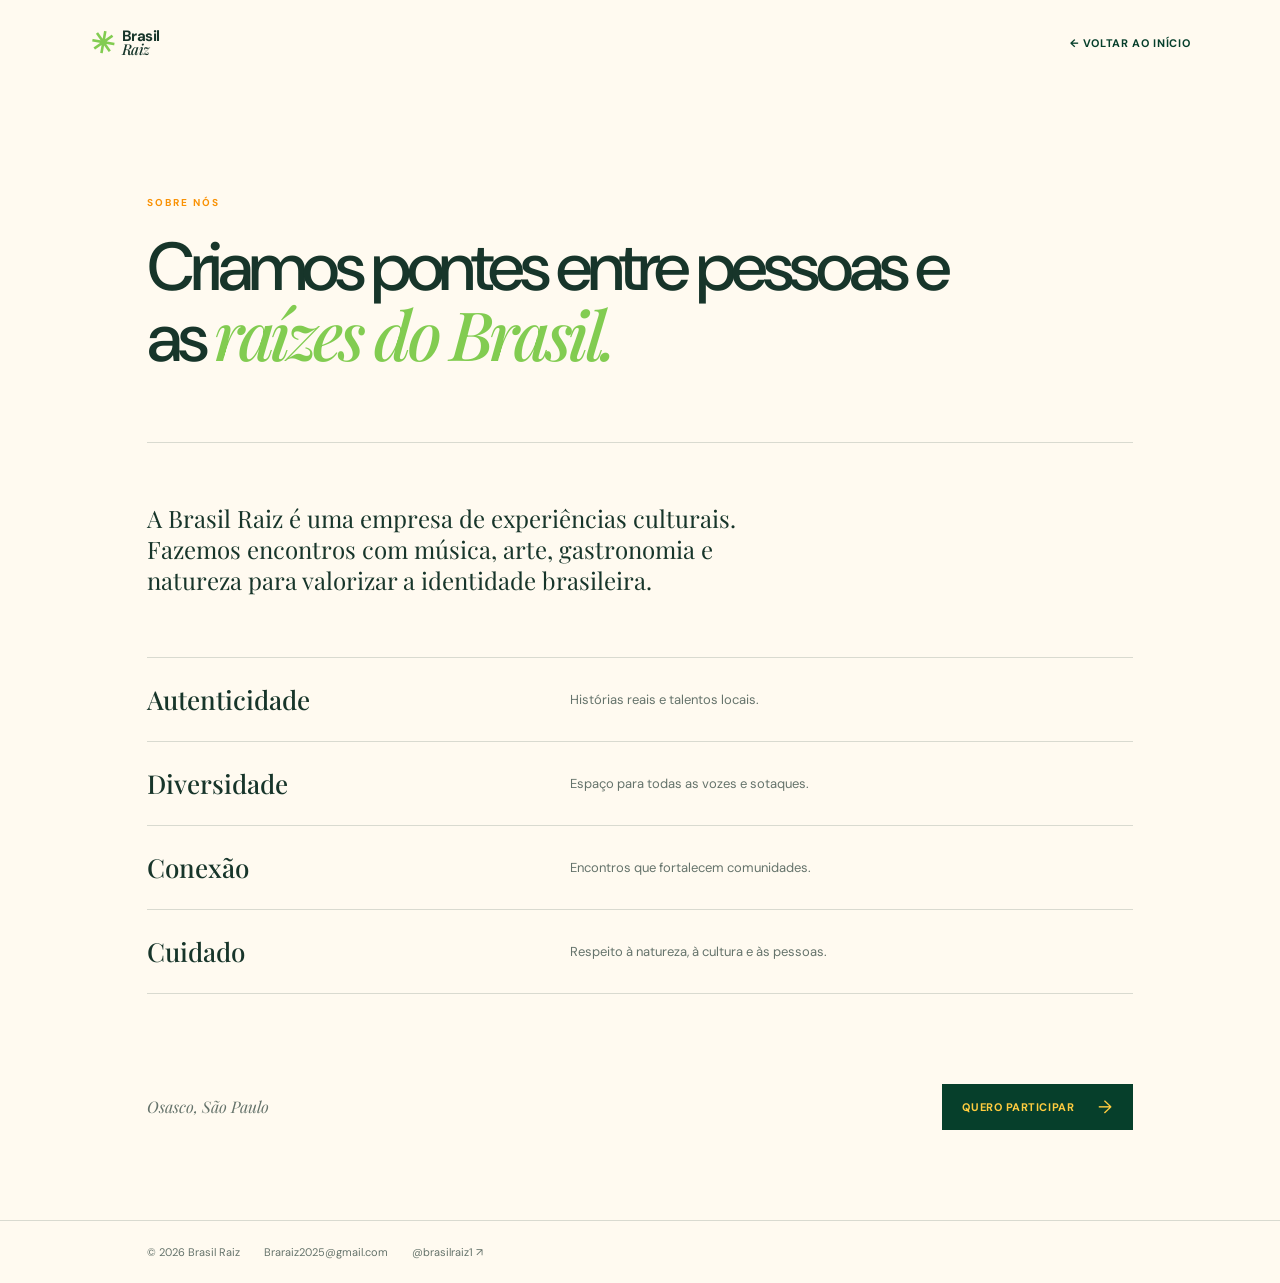
<file: sobre.html>
<!doctype html>
<html lang="pt-BR">

<head>
  <meta charset="UTF-8" />
  <meta name="viewport" content="width=device-width, initial-scale=1.0" />
  <meta name="description" content="Conheça a Brasil Raiz: uma empresa de experiências culturais que celebra as raízes do Brasil." />
  <meta name="theme-color" content="#063f2b" />
  <title>Sobre nós | Brasil Raiz</title>
  <link rel="preconnect" href="https://fonts.googleapis.com" />
  <link rel="preconnect" href="https://fonts.gstatic.com" crossorigin />
  <link
    href="https://fonts.googleapis.com/css2?family=DM+Sans:wght@400;500;600;700&family=Playfair+Display:ital,wght@0,500;0,600;1,500;1,600&display=swap"
    rel="stylesheet" />
  <link rel="stylesheet" href="style.css" />
</head>

<body>
  <a class="skip-link" href="#conteudo">Ir para o conteúdo principal</a>

  <header class="site-header">
    <a class="brand" href="index.html" aria-label="Brasil Raiz, início">
      <span class="brand-mark" aria-hidden="true">✳</span>
      <span>Brasil<br /><em>Raiz</em></span>
    </a>
    <a class="back-link about-back" href="index.html">← Voltar ao início</a>
  </header>

  <main id="conteudo">
    <section class="about-hero">
      <p class="eyebrow about-eyebrow">Sobre nós</p>
      <h1>Criamos pontes entre pessoas e as <em>raízes do Brasil.</em></h1>
    </section>

    <section class="about-statement">
      <p class="large-copy">A Brasil Raiz é uma empresa de experiências culturais. Fazemos encontros com música,
        arte, gastronomia e natureza para valorizar a identidade brasileira.</p>
    </section>

    <section class="about-values" aria-label="Nossos valores">
      <ul>
        <li><strong>Autenticidade</strong><span>Histórias reais e talentos locais.</span></li>
        <li><strong>Diversidade</strong><span>Espaço para todas as vozes e sotaques.</span></li>
        <li><strong>Conexão</strong><span>Encontros que fortalecem comunidades.</span></li>
        <li><strong>Cuidado</strong><span>Respeito à natureza, à cultura e às pessoas.</span></li>
      </ul>
    </section>

    <section class="about-close">
      <p>Osasco, São Paulo</p>
      <a class="button button-dark" href="index.html#inscricao">Quero participar <span>→</span></a>
    </section>
  </main>

  <footer class="about-footer">
    <span>© 2026 Brasil Raiz</span>
    <a href="mailto:Braraiz2025@gmail.com">Braraiz2025@gmail.com</a>
    <a href="https://www.instagram.com/brasilraiz1" target="_blank" rel="noopener noreferrer">@brasilraiz1 ↗</a>
  </footer>
</body>

</html>
</file>
<file: style.css>
:root {
  --yellow: #FFCC3F;
  --white: #ffffff;
  --green: #82cc51;
  --green-dark: #063f2b;
  --blue: #013C5A;
  --terracotta: #f99205;
  --cream: #fffaf0;
  --sand: #f2eadb;
  --ink: #17352a;
  --muted: #65736b;

  --blue2: #013C5A;
  --light-blue: #BDD4CE;
  --light-orange2: #FCF3E4;
  --orange: #f99205;
  --light-green1: #bce861;
  --light-green2: #eeffe9;
  --yellow2: #FFCC3F;
  --light-green3: #D1DFD2;
  --light-green4: #aff084;
  --light-blue2: #79B4B0;

  --line: rgba(23, 53, 42, 0.16);
  --serif: "Playfair Display", Georgia, serif;
  --sans: "DM Sans", Arial, sans-serif;
}

* {
  box-sizing: border-box;
}

html {
  scroll-behavior: smooth;
}

body {
  margin: 0;
  background: var(--cream);
  color: var(--ink);
  font-family: var(--sans);
}

body.modal-open {
  overflow: hidden;
}

a {
  color: inherit;
  text-decoration: none;
}

button,
input,
select,
textarea {
  font: inherit;
}

button {
  border: 0;
  cursor: pointer;
}

/* CORRIGIDO: faltava o número antes de "px" */
:focus-visible {
  outline: 2px solid var(--blue);
  outline-offset: 3px;
}

.skip-link {
  background: var(--blue);
  color: var(--white);
  left: 12px;
  padding: 10px 14px;
  position: fixed;
  top: -60px;
  z-index: 20;
}

.skip-link:focus {
  top: 12px;
}

.site-header {
  align-items: center;
  background: var(--cream);
  display: flex;
  height: 86px;
  justify-content: space-between;
  padding: 0 7%;
  position: relative;
  z-index: 5;
}

.brand {
  align-items: center;
  display: flex;
  font-size: 15px;
  font-weight: 700;
  letter-spacing: -.04em;
  line-height: .86;
}

.brand em,
h1 em,
h2 em,
blockquote em,
.final-cta em,
.site-footer p em {
  font-family: var(--serif);
  font-weight: 500;
}

.brand-mark {
  color: var(--green);
  font-size: 29px;
  line-height: 1;
  margin-right: 9px;
  transform: rotate(10deg);
}

.main-nav {
  display: flex;
  gap: clamp(18px, 2.3vw, 38px);
  margin-left: auto;
  margin-right: clamp(18px, 3.5vw, 55px);
}

.main-nav a {
  color: var(--muted);
  font-size: 12px;
  transition: color .2s;
}

.main-nav a:hover {
  color: var(--green);
}

.menu-toggle {
  background: none;
  display: none;
  padding: 10px 0 10px 10px;
}

.menu-toggle span {
  background: var(--ink);
  display: block;
  height: 2px;
  margin: 5px 0;
  width: 23px;
}

.button {
  align-items: center;
  display: inline-flex;
  font-size: 11px;
  font-weight: 700;
  gap: 24px;
  justify-content: center;
  letter-spacing: .05em;
  padding: 16px 20px;
  text-transform: uppercase;
  transition: background .25s, color .25s, gap .25s, transform .25s;
}

.button:hover {
  gap: 31px;
  transform: translateY(-2px);
}

.button span {
  font-size: 18px;
  font-weight: 400;
  line-height: 0;
}

.button-small {
  font-size: 10px;
  gap: 13px;
  padding: 12px 15px;
}

.button-small:hover {
  gap: 17px;
}

.button-yellow {
  background: var(--yellow);
  color: var(--green-dark);
}

.button-yellow:hover {
  background: var(--white);
}

.button-dark {
  background: var(--green-dark);
  color: var(--yellow);
}

.button-dark:hover {
  background: var(--blue);
}

.button-outline-light {
  border: 1px solid rgba(255, 255, 255, .6);
  color: var(--white);
}

.button-outline-light:hover {
  background: var(--white);
  color: var(--green-dark);
}

.hero {
  background: linear-gradient(90deg, rgba(4, 45, 29, .91) 0%, rgba(4, 45, 29, .61) 49%, rgba(4, 45, 29, .12)), url("https://images.unsplash.com/photo-1517457373958-b7bdd4587205?auto=format&fit=crop&w=2000&q=85") center / cover;
  color: var(--white);
  min-height: 650px;
  padding: 125px 11.5% 90px;
  position: relative;
}

.hero-copy {
  max-width: 670px;
}

.eyebrow {
  color: white;
  font-size: 10px;
  font-weight: 700;
  letter-spacing: .2em;
  margin: 0 0 25px;
  text-transform: uppercase;
}

.eyebrow.light {
  color: var(--yellow);
}

h1,
h2 {
  font-size: clamp(43px, 5.3vw, 78px);
  font-weight: 500;
  letter-spacing: -.065em;
  line-height: .98;
  margin: 0;
}

h1 em {
  color: var(--yellow);
}

h2 em {
  color: var(--green);
}

.hero-text {
  color: rgba(255, 255, 255, .84);
  font-size: 16px;
  line-height: 1.7;
  margin: 30px 0 36px;
  max-width: 545px;
}

.hero-actions {
  display: flex;
  flex-wrap: wrap;
  gap: 12px;
}

.hero-badge {
  align-items: center;
  border: 1px solid rgba(255, 253, 96, .7);
  border-radius: 50%;
  bottom: 105px;
  color: var(--yellow);
  display: flex;
  flex-direction: column;
  font-family: var(--serif);
  font-size: 12px;
  font-style: italic;
  height: 130px;
  justify-content: center;
  line-height: 1.1;
  position: absolute;
  right: 12%;
  transform: rotate(-8deg);
  width: 130px;
}

.hero-badge strong {
  font-size: 25px;
  font-style: normal;
  margin: 4px 0;
}

.hero-scroll {
  align-items: center;
  bottom: 34px;
  color: rgba(255, 255, 255, .7);
  display: flex;
  font-size: 9px;
  gap: 13px;
  letter-spacing: .15em;
  position: absolute;
  text-transform: uppercase;
}

.scroll-line {
  background: rgba(255, 255, 255, .65);
  display: inline-block;
  height: 1px;
  width: 56px;
}

.inner-hero,
.department-hero,
.event-detail-hero {
  background: linear-gradient(90deg, rgba(4, 45, 29, .92), rgba(4, 45, 29, .36)), center / cover;
  color: var(--white);
  min-height: 440px;
  padding: 105px 11.5% 80px;
}

.inner-hero h1,
.department-hero h1,
.event-detail-hero h1 {
  max-width: 800px;
}

.inner-hero h1 em,
.department-hero h1 em,
.event-detail-hero h1 em {
  color: var(--yellow);
}

.inner-hero>div>p:last-child,
.department-hero>div>p:last-child,
.event-detail-hero>div>p:last-child {
  color: rgba(255, 255, 255, .82);
  font-size: 15px;
  line-height: 1.7;
  margin: 28px 0 0;
  max-width: 520px;
}

.back-link {
  color: var(--yellow);
  display: inline-block;
  font-size: 11px;
  font-weight: 700;
  letter-spacing: .06em;
  margin-bottom: 63px;
  text-transform: uppercase;
}

.archive {
  background: var(--white);
}

.archive-filters {
  align-items: end;
  border-bottom: 1px solid var(--line);
  display: flex;
  gap: 14px;
  margin-bottom: 40px;
  padding-bottom: 18px;
}

.archive-filters label {
  color: var(--muted);
  font-size: 10px;
  font-weight: 700;
  letter-spacing: .08em;
  margin-right: -7px;
  text-transform: uppercase;
}

.archive-filters select {
  background: var(--cream);
  border: 1px solid var(--line);
  color: var(--ink);
  font-size: 12px;
  min-width: 170px;
  padding: 10px;
}

.archive-grid {
  display: grid;
  gap: 21px;
  grid-template-columns: repeat(3, 1fr);
}

.archive-card {
  background: var(--cream);
  transition: box-shadow .25s, transform .25s;
}

.archive-card:hover {
  box-shadow: 0 12px 30px rgba(6, 63, 43, .12);
  transform: translateY(-4px);
}

.archive-card[hidden] {
  display: none;
}

.archive-image {
  background-position: center;
  background-size: cover;
  height: 225px;
}

.archive-image-rh {
  background-image: url("https://images.unsplash.com/photo-1529156069898-49953e39b3ac?auto=format&fit=crop&w=900&q=80");
}

.archive-image-ti {
  background-image: url("https://images.unsplash.com/photo-1517245386807-bb43f82c33c4?auto=format&fit=crop&w=900&q=80");
}

.archive-image-comunicacao {
  background-image: url("https://images.unsplash.com/photo-1528605248644-14dd04022da1?auto=format&fit=crop&w=900&q=80");
}

.archive-image-eventos {
  background-image: url("https://images.unsplash.com/photo-1492684223066-81342ee5ff30?auto=format&fit=crop&w=900&q=80");
}

.archive-image-marketing {
  background-image: url("https://images.unsplash.com/photo-1556761175-b413da4baf72?auto=format&fit=crop&w=900&q=80");
}

.archive-card-body {
  padding: 22px;
}

.archive-tag {
  color: var(--terracotta);
  display: block;
  font-size: 9px;
  font-weight: 700;
  letter-spacing: .1em;
  text-transform: uppercase;
}

.archive-card h3 {
  font-family: var(--serif);
  font-size: 25px;
  font-weight: 500;
  margin: 18px 0 8px;
}

.archive-card p {
  color: var(--muted);
  font-size: 12px;
  line-height: 1.6;
  margin: 0 0 24px;
}

.archive-card strong {
  color: var(--green);
  font-size: 10px;
  letter-spacing: .06em;
  text-transform: uppercase;
}

.archive-card strong span {
  font-size: 16px;
  font-weight: 400;
  margin-left: 7px;
}

.archive-empty {
  color: var(--muted);
  font-size: 14px;
  padding: 35px 0;
}

.archive-cta {
  background: var(--yellow);
  color: var(--green-dark);
  padding: 100px 8%;
  text-align: center;
}

.archive-cta h2 {
  font-size: clamp(40px, 4.7vw, 66px);
}

.archive-cta h2 em {
  color: var(--blue);
}

.archive-cta .button {
  margin-top: 27px;
}

.section-pad {
  padding: 120px 11.5%;
}

.intro {
  display: grid;
  gap: 10%;
  grid-template-columns: 1fr 1fr;
}

.intro h2,
.gallery h2,
.testimonials h2 {
  font-size: clamp(42px, 4.6vw, 68px);
  max-width: 550px;
}

.intro-content {
  max-width: 470px;
  padding-top: 49px;
}

.large-copy {
  font-family: var(--serif);
  font-size: 24px;
  line-height: 1.3;
  margin: 0 0 24px;
}

.intro-content>p:not(.large-copy),
.section-note {
  color: var(--muted);
  font-size: 13px;
  line-height: 1.75;
}

.text-link {
  border-bottom: 1px solid currentColor;
  display: inline-flex;
  font-size: 11px;
  font-weight: 700;
  gap: 19px;
  letter-spacing: .06em;
  margin-top: 18px;
  padding-bottom: 9px;
  text-transform: uppercase;
  transition: color .2s, gap .2s;
}

.text-link:hover {
  color: var(--terracotta);
  gap: 26px;
}

.text-link span {
  font-size: 16px;
  font-weight: 400;
  line-height: .7;
}

.values,
.gallery,
.testimonials {
  background: var(--sand);
}

.section-intro {
  align-items: flex-end;
  display: flex;
  justify-content: space-between;
  margin-bottom: 50px;
}

.section-intro h2 {
  font-size: clamp(42px, 4.6vw, 64px);
}

.section-note {
  margin: 0;
  max-width: 240px;
}

.value-grid {
  display: grid;
  gap: 18px;
  grid-template-columns: repeat(4, 1fr);
}

.value-card {
  background: var(--cream);
  min-height: 245px;
  padding: 24px;
  position: relative;
}

.value-card-highlight {
  background: var(--green);
  color: var(--white);
}

.value-number {
  font-size: 11px;
  font-weight: 700;
  letter-spacing: .1em;
}

.value-icon {
  color: var(--terracotta);
  float: right;
  font-family: var(--serif);
  font-size: 31px;
  line-height: .7;
}

.value-card-highlight .value-icon {
  color: var(--yellow);
}

.value-card h3 {
  font-family: var(--serif);
  font-size: 24px;
  font-weight: 500;
  margin: 72px 0 12px;
}

.value-card p {
  color: var(--muted);
  font-size: 12px;
  line-height: 1.65;
  margin: 0;
}

.value-card-highlight p {
  color: rgba(255, 255, 255, .84);
}

.departments-preview {
  background: var(--white);
}

.department-grid,
.directory-grid {
  display: grid;
  gap: 16px;
  grid-template-columns: repeat(5, 1fr);
}

.department-card,
.directory-card {
  background: var(--green-dark);
  color: var(--white);
  min-height: 235px;
  overflow: hidden;
  padding: 22px;
  position: relative;
  transition: transform .25s, box-shadow .25s;
}

.department-card:hover,
.directory-card:hover {
  box-shadow: 0 14px 30px rgba(6, 63, 43, .17);
  transform: translateY(-5px);
}

.department-card:nth-child(2),
.directory-card:nth-child(2) {
  background: var(--blue);
}

.department-card:nth-child(3),
.directory-card:nth-child(3) {
  background: var(--terracotta);
}

.department-card:nth-child(4),
.directory-card:nth-child(4) {
  background: var(--green);
}

.department-card:nth-child(5),
.directory-card:nth-child(5) {
  background: #6d4a2d;
}

.department-card>span,
.directory-card>span {
  color: var(--yellow);
  font-size: 10px;
  font-weight: 700;
  letter-spacing: .1em;
}

.department-card h3,
.directory-card h3 {
  font-family: var(--serif);
  font-size: clamp(22px, 2.3vw, 32px);
  font-weight: 500;
  line-height: 1.05;
  margin: 58px 0 8px;
  overflow-wrap: anywhere;
}

.department-card:nth-child(3) h3,
.directory-card:nth-child(3) h3 {
  font-size: clamp(20px, 2vw, 27px);
  letter-spacing: -.06em;
  white-space: nowrap;
}

.department-card p,
.directory-card p {
  color: rgba(255, 255, 255, .8);
  font-size: 11px;
  line-height: 1.55;
  margin: 0;
}

.department-card strong,
.directory-card strong {
  bottom: 21px;
  font-size: 9px;
  left: 22px;
  letter-spacing: .08em;
  line-height: 1.35;
  overflow-wrap: anywhere;
  position: absolute;
  right: 22px;
  text-transform: uppercase;
}

.department-hero,
.event-detail-hero {
  background-image: linear-gradient(90deg, rgba(4, 45, 29, .94), rgba(4, 45, 29, .4)), url("https://images.unsplash.com/photo-1529156069898-49953e39b3ac?auto=format&fit=crop&w=1800&q=80");
}

.department-about {
  display: grid;
  gap: 10%;
  grid-template-columns: 1fr 1fr;
}

.department-about h2,
.department-pillars h2,
.department-events h2 {
  font-size: clamp(42px, 4.6vw, 68px);
}

.department-about-copy {
  max-width: 470px;
  padding-top: 48px;
}

.department-about-copy>p:not(.large-copy) {
  color: var(--muted);
  font-size: 13px;
  line-height: 1.75;
}

.department-pillars {
  background: var(--sand);
}

.pillar-grid {
  display: grid;
  gap: 18px;
  grid-template-columns: repeat(3, 1fr);
}

.pillar {
  background: var(--cream);
  border-top: 2px solid var(--green);
  padding: 21px 22px 27px;
}

.pillar>span {
  color: var(--terracotta);
  font-size: 10px;
  font-weight: 700;
  letter-spacing: .1em;
}

.pillar h3 {
  font-family: var(--serif);
  font-size: 27px;
  font-weight: 500;
  margin: 47px 0 12px;
}

.pillar p {
  color: var(--muted);
  font-size: 12px;
  line-height: 1.65;
  margin: 0;
}

.department-events {
  background: var(--white);
}

.department-event-card {
  display: grid;
  gap: 45px;
  grid-template-columns: 1fr 1fr;
}

.department-event-image {
  background-position: center;
  background-size: cover;
  min-height: 340px;
}

.department-event-card>div:last-child {
  align-self: center;
  max-width: 430px;
}

.department-event-card h3 {
  font-family: var(--serif);
  font-size: 37px;
  font-weight: 500;
  margin: 19px 0 12px;
}

.department-event-card p {
  color: var(--muted);
  font-size: 13px;
  line-height: 1.7;
  margin: 0;
}

.department-event-card .text-link {
  margin-top: 25px;
}

.events {
  background: var(--white);
}

.demo-label {
  background: rgba(200, 101, 67, .12);
  color: var(--terracotta);
  font-size: 10px;
  font-weight: 700;
  letter-spacing: .1em;
  padding: 9px 12px;
  text-transform: uppercase;
}

.event-grid {
  display: grid;
  gap: 22px;
  grid-template-columns: repeat(3, 1fr);
}

.event-card {
  background: var(--cream);
  padding-bottom: 23px;
}

.event-image {
  background-position: center;
  background-size: cover;
  height: 255px;
  overflow: hidden;
  padding: 15px;
  position: relative;
}

.event-image-one {
  background-image: url("https://images.unsplash.com/photo-1529156069898-49953e39b3ac?auto=format&fit=crop&w=900&q=80");
}

.event-image-two {
  background-image: url("https://images.unsplash.com/photo-1556910103-1c02745aae4d?auto=format&fit=crop&w=900&q=80");
}

.event-image-three {
  background-image: url("https://images.unsplash.com/photo-1441974231531-c6227db76b6e?auto=format&fit=crop&w=900&q=80");
}

.event-image::after,
.gallery-item::after {
  background: rgba(3, 47, 31, .12);
  content: "";
  inset: 0;
  position: absolute;
  transition: background .3s;
}

.event-card:hover .event-image::after,
.gallery-item:hover::after {
  background: rgba(0, 168, 89, .17);
}

.event-category {
  background: var(--yellow);
  color: var(--green-dark);
  font-size: 9px;
  font-weight: 700;
  letter-spacing: .1em;
  padding: 8px 10px;
  position: relative;
  text-transform: uppercase;
  z-index: 1;
}

.event-body {
  display: grid;
  gap: 15px;
  grid-template-columns: 61px 1fr;
  padding: 24px 22px 0;
}

.event-date {
  align-items: center;
  border-right: 1px solid var(--line);
  display: flex;
  flex-direction: column;
  height: fit-content;
  padding-right: 14px;
}

.event-date strong {
  color: var(--green);
  font-family: var(--serif);
  font-size: 39px;
  font-weight: 500;
  line-height: .9;
}

.event-date span {
  font-size: 9px;
  font-weight: 700;
  letter-spacing: .08em;
  line-height: 1.3;
  margin-top: 8px;
  text-align: center;
}

.event-body h3 {
  font-family: var(--serif);
  font-size: 25px;
  font-weight: 500;
  margin: -3px 0 7px;
}

.event-body p {
  color: var(--muted);
  font-size: 12px;
  line-height: 1.55;
  margin: 0;
}

.event-body .event-meta {
  color: var(--terracotta);
  font-size: 10px;
  font-weight: 700;
  margin-bottom: 12px;
}

.countdown-panel {
  align-items: center;
  background: var(--green-dark);
  color: var(--white);
  display: flex;
  justify-content: space-between;
  margin: -16px 0 34px;
  padding: 18px 24px;
}

.countdown-label {
  color: var(--yellow);
  display: block;
  font-size: 9px;
  font-weight: 700;
  letter-spacing: .12em;
  margin-bottom: 5px;
  text-transform: uppercase;
}

.countdown-panel>div:first-child strong {
  font-family: var(--serif);
  font-size: 22px;
  font-weight: 500;
}

.countdown-values {
  display: flex;
  gap: 22px;
}

.countdown-values div {
  align-items: center;
  display: flex;
  flex-direction: column;
  min-width: 39px;
}

.countdown-values strong {
  color: var(--yellow);
  font-size: 22px;
  line-height: 1;
}

.countdown-values span {
  color: rgba(255, 255, 255, .7);
  font-size: 9px;
  margin-top: 5px;
  text-transform: uppercase;
}

.event-actions {
  align-items: center;
  display: flex;
  gap: 18px;
  margin-left: 22px;
}

.event-link,
.event-details {
  margin-left: 0;
}

.event-details {
  background: none;
  color: var(--green);
  padding-left: 0;
  padding-right: 0;
}

.event-details:hover {
  color: var(--terracotta);
}

.quote-band {
  background: var(--blue);
  color: var(--white);
  min-height: 405px;
  padding: 95px 11.5%;
  position: relative;
}

.quote-band blockquote {
  font-family: var(--serif);
  font-size: clamp(40px, 5.5vw, 76px);
  letter-spacing: -.06em;
  line-height: 1.04;
  margin: 0;
}

.quote-band blockquote em {
  color: var(--yellow);
}

.quote-signature {
  bottom: 59px;
  color: rgba(255, 255, 255, .75);
  font-family: var(--serif);
  font-size: 14px;
  font-style: italic;
  position: absolute;
  right: 13%;
}

.how-it-works {
  background: var(--white);
}

.steps-grid {
  display: grid;
  gap: 18px;
  grid-template-columns: repeat(3, 1fr);
}

.step {
  border-top: 2px solid var(--green);
  padding: 21px 20px 0 0;
}

.step>span {
  color: var(--terracotta);
  font-size: 10px;
  font-weight: 700;
  letter-spacing: .1em;
}

.step h3 {
  font-family: var(--serif);
  font-size: 27px;
  font-weight: 500;
  margin: 47px 0 12px;
}

.step p {
  color: var(--muted);
  font-size: 13px;
  line-height: 1.7;
  margin: 0;
  max-width: 280px;
}

.gallery-grid {
  display: grid;
  gap: 17px;
  grid-template-columns: 1.25fr .85fr .85fr;
  grid-template-rows: 225px 225px;
}

.gallery-item {
  background-position: center;
  background-size: cover;
  color: var(--white);
  display: flex;
  flex-direction: column;
  justify-content: flex-end;
  min-width: 0;
  overflow: hidden;
  padding: 22px;
  position: relative;
  text-align: left;
}

.gallery-item::before {
  background: linear-gradient(0deg, rgba(2, 32, 21, .76), transparent 62%);
  content: "";
  inset: 0;
  position: absolute;
  z-index: 1;
}

.gallery-item span {
  font-family: var(--serif);
  font-size: 23px;
  position: relative;
  z-index: 2;
}

.gallery-item small {
  display: block;
  font-family: var(--sans);
  font-size: 9px;
  font-weight: 700;
  letter-spacing: .1em;
  margin-top: 9px;
  text-transform: uppercase;
}

.gallery-one {
  background-image: url("https://images.unsplash.com/photo-1501386761578-eac5c94b800a?auto=format&fit=crop&w=1200&q=80");
  grid-row: span 2;
}

.gallery-two {
  background-image: url("https://images.unsplash.com/photo-1519671482749-fd09be7ccebf?auto=format&fit=crop&w=900&q=80");
}

.gallery-three {
  background-image: url("https://images.unsplash.com/photo-1506157786151-b8491531f063?auto=format&fit=crop&w=900&q=80");
}

.gallery-four {
  background-image: url("https://images.unsplash.com/photo-1470770841072-f978cf4d019e?auto=format&fit=crop&w=900&q=80");
  grid-column: 2 / span 2;
}

.testimonials {
  background: var(--cream);
}

.testimonial-grid {
  display: grid;
  gap: 18px;
  grid-template-columns: repeat(3, 1fr);
}

.testimonial {
  background: var(--white);
  padding: 30px;
}

.testimonial-green {
  background: var(--green);
  color: var(--white);
}

.stars {
  color: var(--terracotta);
  font-size: 14px;
  letter-spacing: .15em;
}

.testimonial-green .stars {
  color: var(--yellow);
}

.testimonial blockquote {
  font-family: var(--serif);
  font-size: 20px;
  line-height: 1.35;
  margin: 28px 0 37px;
}

.person {
  font-size: 11px;
  font-weight: 700;
  margin: 0;
}

.person span {
  color: var(--muted);
  display: block;
  font-size: 10px;
  font-weight: 400;
  margin-top: 5px;
}

.testimonial-green .person span {
  color: rgba(255, 255, 255, .75);
}

.faq {
  background: var(--white);
}

.faq-list {
  border-top: 1px solid var(--line);
  max-width: 820px;
}

.faq-item {
  border-bottom: 1px solid var(--line);
}

.faq-item summary {
  cursor: pointer;
  font-family: var(--serif);
  font-size: 22px;
  list-style: none;
  padding: 22px 42px 22px 0;
  position: relative;
}

.faq-item summary::-webkit-details-marker {
  display: none;
}

.faq-item summary::after {
  color: var(--green);
  content: "+";
  font-family: var(--sans);
  font-size: 24px;
  position: absolute;
  right: 5px;
  top: 18px;
}

.faq-item[open] summary::after {
  content: "−";
}

.faq-item p {
  color: var(--muted);
  font-size: 13px;
  line-height: 1.7;
  margin: -5px 50px 22px 0;
  max-width: 650px;
}

.signup {
  background: var(--green-dark);
  color: var(--white);
  display: grid;
  gap: 12%;
  grid-template-columns: .9fr 1.1fr;
}

.signup-copy h2 {
  font-size: clamp(40px, 4.4vw, 64px);
}

.signup-copy h2 em {
  color: var(--yellow);
}

.signup-copy>p:last-child {
  color: rgba(255, 255, 255, .78);
  font-size: 14px;
  line-height: 1.7;
  margin-top: 27px;
  max-width: 340px;
}

.signup-form {
  align-self: center;
}

.form-row {
  display: grid;
  gap: 20px;
  grid-template-columns: 1fr 1fr;
}

.field {
  margin-bottom: 21px;
}

.field label {
  display: block;
  font-size: 11px;
  font-weight: 700;
  letter-spacing: .06em;
  margin-bottom: 8px;
  text-transform: uppercase;
}

.field label span,
.checkbox-field>span>span {
  color: var(--yellow);
}

.field input,
.field select,
.field textarea {
  background: transparent;
  border: 0;
  border-bottom: 1px solid rgba(255, 255, 255, .45);
  border-radius: 0;
  color: var(--white);
  outline: 0;
  padding: 10px 0;
  width: 100%;
}

.field input:focus,
.field select:focus,
.field textarea:focus {
  border-color: var(--yellow);
}

.field select option {
  color: var(--ink);
}

.field textarea {
  line-height: 1.5;
  min-height: 92px;
  padding: 16px 0 12px;
  resize: vertical;
}

.field input::placeholder,
.field textarea::placeholder {
  color: rgba(255, 255, 255, .45);
}

.field-error {
  color: var(--yellow);
  display: block;
  font-size: 10px;
  min-height: 14px;
  padding-top: 5px;
}

.field.invalid input,
.field.invalid select {
  border-color: var(--yellow);
}

.checkbox-field {
  align-items: flex-start;
  display: flex;
  font-size: 11px;
  gap: 10px;
  line-height: 1.55;
  margin: 2px 0 2px;
}

.checkbox-field input {
  accent-color: var(--yellow);
  flex: 0 0 auto;
  height: 16px;
  margin-top: 1px;
  width: 16px;
}

.signup-form>.button {
  margin-top: 14px;
}

.privacy-note {
  color: rgba(255, 255, 255, .58);
  font-size: 10px;
  line-height: 1.55;
  margin: 20px 0 0;
  max-width: 500px;
}

.form-feedback {
  color: var(--yellow);
  font-size: 13px;
  font-weight: 700;
  min-height: 19px;
}

.final-cta {
  background: var(--yellow);
  color: var(--green-dark);
  padding: 100px 8%;
  text-align: center;
}

.final-cta .eyebrow {
  color: var(--terracotta);
}

.final-cta h2 {
  font-size: clamp(37px, 4.5vw, 64px);
}

.final-cta h2 em {
  color: var(--blue);
}

.final-cta .button {
  margin-top: 31px;
}

.contact-section {
  align-items: start;
  background: var(--sand);
  display: grid;
  gap: 11%;
  grid-template-columns: .85fr 1.15fr;
}

.contact-copy h2 {
  font-size: clamp(40px, 4.3vw, 62px);
}

.contact-copy>p:last-child {
  color: var(--muted);
  font-size: 13px;
  line-height: 1.7;
  margin-top: 25px;
  max-width: 320px;
}

.contact-info {
  display: grid;
  gap: 14px;
  grid-template-columns: 1fr 1fr;
}

.contact-card,
.map-placeholder {
  background: var(--cream);
  min-height: 150px;
  padding: 22px;
}

.contact-card {
  display: flex;
  gap: 16px;
}

.contact-icon,
.map-pin {
  color: var(--green);
  font-family: var(--serif);
  font-size: 29px;
}

.contact-card strong,
.map-placeholder strong {
  display: block;
  font-family: var(--serif);
  font-size: 21px;
  font-weight: 500;
  margin-bottom: 8px;
}

.contact-card p,
.map-placeholder p {
  color: var(--muted);
  font-size: 11px;
  margin: 0;
}

.contact-card .text-link {
  font-size: 9px;
  margin-top: 19px;
}

.map-placeholder {
  align-items: center;
  background: repeating-linear-gradient(-45deg, var(--cream), var(--cream) 12px, #eee3d1 12px, #eee3d1 13px);
  display: flex;
  flex-direction: column;
  grid-column: 1 / span 2;
  justify-content: center;
  text-align: center;
}

.map-placeholder .map-pin {
  font-size: 38px;
  line-height: 1;
}

.map-placeholder strong {
  margin: 9px 0 5px;
}

.map-link {
  color: var(--green);
  font-size: 9px;
  margin-top: 14px;
}

.event-detail-hero {
  min-height: 500px;
}

.event-detail-content {
  display: grid;
  gap: 11%;
  grid-template-columns: 1.2fr .8fr;
}

.event-detail-main h2 {
  font-size: clamp(40px, 4.5vw, 64px);
  margin: 25px 0;
}

.event-detail-main>p {
  color: var(--muted);
  font-size: 14px;
  line-height: 1.8;
  max-width: 630px;
}

.event-detail-aside {
  background: var(--sand);
  align-self: start;
  padding: 30px;
}

.event-detail-aside p:not(.eyebrow) {
  color: var(--muted);
  font-size: 13px;
  line-height: 1.7;
  margin: 0;
}

.event-detail-aside .button {
  margin-top: 24px;
}

.detail-facts {
  border-top: 1px solid var(--line);
  display: grid;
  gap: 20px;
  grid-template-columns: repeat(3, 1fr);
  margin-top: 42px;
  padding-top: 21px;
}

.detail-facts span {
  color: var(--terracotta);
  display: block;
  font-size: 9px;
  font-weight: 700;
  letter-spacing: .1em;
  margin-bottom: 8px;
  text-transform: uppercase;
}

.detail-facts strong {
  font-size: 12px;
  line-height: 1.45;
}

.detail-gallery {
  background: var(--sand);
}

.detail-gallery-grid {
  display: grid;
  gap: 17px;
  grid-template-columns: 1.3fr .85fr .85fr;
}

.detail-gallery-item {
  background-position: center;
  background-size: cover;
  min-height: 310px;
}

.detail-gallery-a {
  background-image: url("https://images.unsplash.com/photo-1501386761578-eac5c94b800a?auto=format&fit=crop&w=1100&q=80");
}

.detail-gallery-b {
  background-image: url("https://images.unsplash.com/photo-1519671482749-fd09be7ccebf?auto=format&fit=crop&w=900&q=80");
}

.detail-gallery-c {
  background-image: url("https://images.unsplash.com/photo-1506157786151-b8491531f063?auto=format&fit=crop&w=900&q=80");
}

.site-footer {
  background: var(--blue);
  color: var(--white);
  padding: 70px 11.5% 24px;
}

.footer-top {
  display: grid;
  gap: 40px;
  grid-template-columns: 1fr 1.35fr 1.65fr;
  min-height: 175px;
}

.footer-brand {
  align-self: start;
}

.footer-brand .brand-mark {
  color: var(--yellow);
}

.footer-top>p {
  color: rgba(255, 255, 255, .75);
  font-family: var(--serif);
  font-size: 21px;
  line-height: 1.3;
  margin: 0;
}

.footer-top>p em {
  color: var(--yellow);
}

.footer-links {
  display: flex;
  gap: 55px;
  justify-content: flex-end;
}

.footer-links>div {
  display: flex;
  flex-direction: column;
}

.footer-links .eyebrow {
  color: var(--yellow);
  font-size: 9px;
  margin-bottom: 17px;
}

.footer-links a {
  color: rgba(255, 255, 255, .8);
  font-size: 11px;
  margin-bottom: 11px;
}

.footer-links a:hover,
.footer-bottom a:hover {
  color: var(--yellow);
}

.footer-bottom {
  border-top: 1px solid rgba(255, 255, 255, .23);
  color: rgba(255, 255, 255, .63);
  display: flex;
  font-size: 9px;
  justify-content: space-between;
  letter-spacing: .06em;
  padding-top: 21px;
  text-transform: uppercase;
}

.toast {
  background: var(--yellow);
  box-shadow: 0 8px 30px rgba(0, 0, 0, .2);
  color: var(--green-dark);
  font-size: 12px;
  left: 50%;
  opacity: 0;
  padding: 14px 19px;
  pointer-events: none;
  position: fixed;
  top: 20px;
  transform: translate(-50%, -20px);
  transition: all .3s;
  z-index: 10;
}

.toast.show {
  opacity: 1;
  transform: translate(-50%, 0);
}

.modal {
  align-items: center;
  background: rgba(6, 63, 43, .78);
  display: flex;
  inset: 0;
  justify-content: center;
  padding: 20px;
  position: fixed;
  z-index: 15;
}

.modal[hidden] {
  display: none;
}

.modal-card {
  background: var(--cream);
  max-width: 480px;
  padding: 42px;
  position: relative;
  width: 100%;
}

.modal-card h2 {
  font-size: 42px;
}

.modal-info {
  color: var(--terracotta);
  font-size: 11px;
  font-weight: 700;
  letter-spacing: .04em;
  margin: 21px 0 0;
}

.modal-card #modal-description {
  color: var(--muted);
  font-size: 14px;
  line-height: 1.7;
}

.modal-card .button {
  margin-top: 18px;
}

.modal-close {
  background: none;
  color: var(--green-dark);
  font-size: 30px;
  line-height: 1;
  position: absolute;
  right: 18px;
  top: 14px;
}

.cookie-banner {
  align-items: center;
  background: var(--white);
  bottom: 18px;
  box-shadow: 0 5px 30px rgba(6, 63, 43, .18);
  display: flex;
  gap: 25px;
  justify-content: space-between;
  left: 18px;
  max-width: 570px;
  padding: 16px 18px;
  position: fixed;
  z-index: 11;
}

.cookie-banner p {
  color: var(--muted);
  font-size: 11px;
  line-height: 1.5;
  margin: 0;
}

.cookie-banner .button {
  flex: 0 0 auto;
  font-size: 9px;
  padding: 11px 13px;
}

.cookie-banner.is-hidden {
  display: none;
}

.reveal {
  opacity: 0;
  transform: translateY(20px);
  transition: opacity .7s ease, transform .7s ease;
}

.reveal.visible {
  opacity: 1;
  transform: translateY(0);
}

/* ===================================================
   PÁGINA SOBRE (sobre.html)
   =================================================== */

.about-back {
  color: var(--green-dark);
  margin: 0;
}

.about-hero {
  max-width: 1100px;
  padding: 110px 11.5% 70px;
}

.about-eyebrow {
  color: var(--orange);
}

.about-hero h1 em {
  color: var(--green);
}

.about-statement {
  border-top: 1px solid var(--line);
  margin: 0 11.5%;
  padding: 60px 0;
}

.about-statement .large-copy {
  margin: 0;
  max-width: 640px;
}

.about-values {
  margin: 0 11.5%;
}

.about-values ul {
  list-style: none;
  margin: 0;
  padding: 0;
}

.about-values li {
  border-top: 1px solid var(--line);
  display: grid;
  gap: 20px;
  grid-template-columns: 1fr 1.4fr;
  padding: 24px 0;
  transition: padding-left .25s;
}

.about-values li:last-child {
  border-bottom: 1px solid var(--line);
}

.about-values li:hover {
  padding-left: 12px;
}

.about-values strong {
  font-family: var(--serif);
  font-size: 26px;
  font-weight: 500;
}

.about-values span {
  align-self: center;
  color: var(--muted);
  font-size: 13px;
}

.about-close {
  align-items: center;
  display: flex;
  justify-content: space-between;
  padding: 90px 11.5%;
}

.about-close p {
  color: var(--muted);
  font-family: var(--serif);
  font-style: italic;
  margin: 0;
}

.about-footer {
  border-top: 1px solid var(--line);
  color: var(--muted);
  display: flex;
  flex-wrap: wrap;
  font-size: 11px;
  gap: 24px;
  padding: 24px 11.5%;
}

.about-footer a:hover {
  color: var(--green);
}

/* ===================================================
   RESPONSIVO
   =================================================== */

@media (max-width: 900px) {
  .site-header {
    height: 78px;
    padding: 0 6%;
  }

  .menu-toggle {
    display: block;
    order: 4;
  }

  .main-nav {
    background: var(--cream);
    box-shadow: 0 15px 20px rgba(6, 63, 43, .1);
    display: none;
    flex-direction: column;
    gap: 0;
    left: 0;
    margin: 0;
    padding: 14px 6% 22px;
    position: absolute;
    right: 0;
    top: 78px;
  }

  .main-nav.open {
    display: flex;
  }

  .main-nav a {
    border-bottom: 1px solid var(--line);
    padding: 15px 0;
  }

  .header-cta {
    margin-left: auto;
    margin-right: 14px;
  }

  .hero {
    min-height: 650px;
    padding: 100px 8% 80px;
  }

  .hero-badge {
    bottom: 90px;
    right: 8%;
  }

  .inner-hero,
  .department-hero,
  .event-detail-hero {
    min-height: 470px;
    padding: 90px 8% 75px;
  }

  .back-link {
    margin-bottom: 48px;
  }

  .about-back {
    margin: 0;
  }

  .section-pad {
    padding: 85px 8%;
  }

  .intro {
    gap: 35px;
    grid-template-columns: 1fr;
  }

  .intro-content {
    padding-top: 0;
  }

  .value-grid {
    grid-template-columns: repeat(2, 1fr);
  }

  .department-grid,
  .directory-grid {
    grid-template-columns: repeat(2, 1fr);
  }

  .archive-grid {
    grid-template-columns: repeat(2, 1fr);
  }

  .event-grid,
  .testimonial-grid {
    grid-template-columns: 1fr;
  }

  .event-image {
    height: 300px;
  }

  .steps-grid {
    grid-template-columns: 1fr;
  }

  .quote-band {
    min-height: 360px;
    padding: 80px 8%;
  }

  .gallery-grid {
    grid-template-columns: 1fr 1fr;
    grid-template-rows: 260px 220px 220px;
  }

  .gallery-one {
    grid-row: span 2;
  }

  .gallery-four {
    grid-column: 1 / span 2;
  }

  .signup {
    gap: 45px;
    grid-template-columns: 1fr;
  }

  .contact-section {
    gap: 45px;
    grid-template-columns: 1fr;
  }

  .department-about,
  .department-event-card,
  .event-detail-content {
    gap: 35px;
    grid-template-columns: 1fr;
  }

  .department-about-copy {
    padding-top: 0;
  }

  .department-event-card>div:last-child {
    max-width: none;
  }

  .detail-gallery-grid {
    grid-template-columns: 1fr 1fr;
  }

  .detail-gallery-item:first-child {
    grid-column: 1 / span 2;
  }

  .footer-top {
    grid-template-columns: 1fr 1fr;
  }

  .footer-links {
    gap: 35px;
    grid-column: span 2;
    justify-content: flex-start;
  }

  .about-hero {
    padding: 80px 8% 50px;
  }

  .about-statement,
  .about-values {
    margin: 0 8%;
  }

  .about-close,
  .about-footer {
    padding-left: 8%;
    padding-right: 8%;
  }
}

@media (max-width: 520px) {
  .header-cta {
    font-size: 9px;
    padding: 10px;
  }

  .hero {
    min-height: 690px;
    padding: 85px 8% 70px;
  }

  .hero-badge {
    bottom: 95px;
    height: 105px;
    right: 8%;
    width: 105px;
  }

  .hero-badge strong {
    font-size: 21px;
  }

  .inner-hero,
  .department-hero,
  .event-detail-hero {
    min-height: 470px;
    padding: 75px 8% 60px;
  }

  .hero-actions {
    align-items: stretch;
    flex-direction: column;
  }

  .hero-actions .button {
    justify-content: space-between;
  }

  .countdown-panel {
    align-items: flex-start;
    flex-direction: column;
    gap: 17px;
  }

  .countdown-values {
    gap: 16px;
  }

  .section-intro {
    align-items: flex-start;
    flex-direction: column;
    gap: 20px;
  }

  .value-grid {
    grid-template-columns: 1fr;
  }

  .department-grid,
  .directory-grid,
  .pillar-grid {
    grid-template-columns: 1fr;
  }

  .archive-grid {
    grid-template-columns: 1fr;
  }

  .value-card {
    min-height: 205px;
  }

  .gallery-grid {
    display: flex;
    flex-direction: column;
  }

  .gallery-item {
    min-height: 235px;
  }

  .event-actions {
    align-items: flex-start;
    flex-direction: column;
    gap: 4px;
  }

  .form-row {
    display: block;
  }

  .contact-info {
    grid-template-columns: 1fr;
  }

  .map-placeholder {
    grid-column: auto;
  }

  .archive-filters {
    align-items: stretch;
    flex-direction: column;
  }

  .archive-filters label {
    margin: 6px 0 -7px;
  }

  .archive-filters select {
    width: 100%;
  }

  .detail-facts {
    grid-template-columns: 1fr;
  }

  .detail-gallery-grid {
    display: flex;
    flex-direction: column;
  }

  .detail-gallery-item {
    min-height: 235px;
  }

  .footer-top {
    grid-template-columns: 1fr;
  }

  .footer-links {
    grid-column: auto;
  }

  .footer-bottom {
    flex-wrap: wrap;
    gap: 12px;
    line-height: 1.4;
  }

  .footer-bottom span:nth-child(2) {
    order: 3;
    width: 100%;
  }

  .footer-bottom a {
    width: 100%;
  }

  .cookie-banner {
    align-items: flex-start;
    bottom: 10px;
    flex-direction: column;
    gap: 12px;
    left: 10px;
    right: 10px;
  }

  .about-values li {
    gap: 6px;
    grid-template-columns: 1fr;
  }

  .about-close {
    align-items: flex-start;
    flex-direction: column;
    gap: 24px;
    padding-bottom: 70px;
    padding-top: 70px;
  }
}

@media (prefers-reduced-motion: reduce) {
  html {
    scroll-behavior: auto;
  }

  *,
  *::before,
  *::after {
    animation-duration: .01ms !important;
    animation-iteration-count: 1 !important;
    transition-duration: .01ms !important;
  }

  .reveal {
    opacity: 1;
    transform: none;
  }
}
</file>
